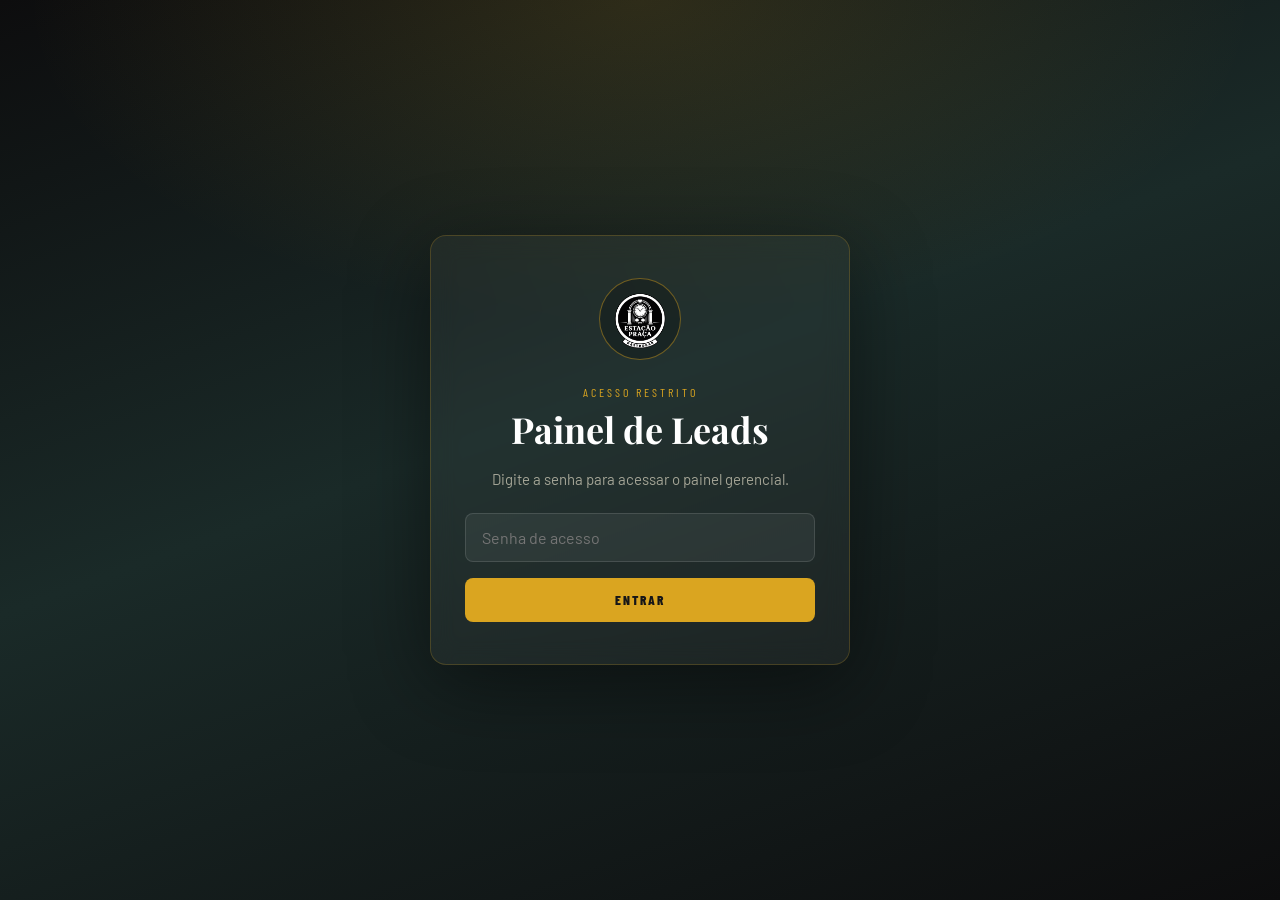
<file: painel-ely-9f3k2.html>
<!DOCTYPE html>
<html lang="pt-BR">
<head>
<meta charset="UTF-8">
<meta name="viewport" content="width=device-width, initial-scale=1.0">
<meta name="robots" content="noindex, nofollow">
<title>Painel de Leads | Estação Praça</title>

<link href="https://fonts.googleapis.com/css2?family=Playfair+Display:wght@700;900&family=Barlow+Condensed:wght@400;600;700;800&family=Barlow:wght@400;500;600&display=swap" rel="stylesheet">
<link rel="stylesheet" href="css/crm-ely-9f3k2.css">
<script src="js/crm-ely-9f3k2.js"></script>

</head>

<body>
    <div id="pipelineLoading" class="pipeline-loading">
  <div class="pipeline-loading-box">
    <div class="pipeline-spinner"></div>
    <strong>Atualizando estágio do lead...</strong>
    <span>Aguarde enquanto salvamos a alteração.</span>
  </div>
</div>

    <div id="loginOverlay" class="login-overlay">
  <div class="login-box">
    <img src="imagens/logo_padrao.png" alt="Estação Praça" class="login-logo">

    <p class="eyebrow">Acesso restrito</p>
    <h2>Painel de Leads</h2>

    <p class="login-text">
      Digite a senha para acessar o painel gerencial.
    </p>

    <input type="password" id="adminPassword" placeholder="Senha de acesso">

    <button onclick="checkPassword()">Entrar</button>

    <span id="loginError">Senha incorreta. Tente novamente.</span>
  </div>
</div>

<header class="header">
  <div class="container">
    <div class="logo-area">
      <img src="imagens/logo_padrao.png" alt="Estação Praça">
      <div>
        <p class="eyebrow">Painel Gerencial</p>
        <h1>Leads da Copa do Mundo 2026</h1>
      </div>
    </div>
  </div>
</header>

<main class="main">
  <div class="container">

    <div class="stats">
      <div class="stat-card">
        <span>Total de leads</span>
        <strong id="totalLeads">0</strong>
      </div>
      <div class="stat-card">
        <span>Respondidos</span>
        <strong id="totalRespondidos">0</strong>
      </div>
      <div class="stat-card">
        <span>Não respondidos</span>
        <strong id="totalNaoRespondidos">0</strong>
      </div>
      <div class="stat-card">
        <span>Reservas confirmadas</span>
        <strong id="totalReservas">0</strong>
      </div>
      <div class="stat-card">
        <span>Pagos</span>
        <strong id="totalPagos">0</strong>
      </div>
    </div>

    <h2 class="section-title">Jogos</h2>

    <div class="games-filter-bar">
  <div>
    <label>Buscar jogo</label>
    <input type="text" id="gameSearch" placeholder="Ex: Brasil, Marrocos, 13/06..." oninput="renderGames()">
  </div>

  <div>
    <label>Ordenar por</label>
    <select id="gameOrder" onchange="renderGames()">
      <option value="data">Data do jogo</option>
      <option value="leads">Mais leads</option>
      <option value="pagos">Mais pagos</option>
      <option value="reservas">Mais reservas</option>
    </select>
  </div>

  <button class="clear-filters-btn" onclick="clearGameFilters()">Limpar</button>
</div>

    <div id="loading" class="loading">Carregando leads...</div>
    <div id="gamesGrid" class="games-grid"></div>

    <section id="tableArea" class="table-area">
      <div class="table-header">
        <h2 id="selectedGameTitle">Leads</h2>
        <div class="view-actions">
        <button class="view-btn active" id="tableViewBtn" onclick="showTableView()">Tabela</button>
        <button class="view-btn" id="pipelineViewBtn" onclick="showPipelineView()">Pipeline</button>
        <button class="view-btn" onclick="exportLeadsCSV()">
        Exportar Excel
        </button>
        <button class="back-btn" onclick="closeTable()">Voltar aos jogos</button>
        </div>
      </div>

      <div class="filters-bar">
  <div class="filter-group">
    <label>Buscar lead</label>
    <input type="text" id="filterSearch" placeholder="Nome, telefone ou e-mail" oninput="applyFilters()">
  </div>

  <div class="filter-group">
    <label>Estágio</label>
    <select id="filterEstagio" onchange="applyFilters()">
      <option value="">Todos</option>
      <option>Novo Lead</option>
      <option>Em Atendimento</option>
      <option>Aguardando Retorno</option>
      <option>Reserva Confirmada</option>
      <option>Pagamento Pendente</option>
      <option>Pago</option>
      <option>Cancelado</option>
      <option>Perdido</option>
    </select>
  </div>

  <div class="filter-group">
    <label>Respondido</label>
    <select id="filterRespondido" onchange="applyFilters()">
      <option value="">Todos</option>
      <option>Sim</option>
      <option>Não</option>
    </select>
  </div>

  <div class="filter-group">
    <label>Reserva</label>
    <select id="filterReserva" onchange="applyFilters()">
      <option value="">Todos</option>
      <option>Sim</option>
      <option>Não</option>
    </select>
  </div>

  <div class="filter-group">
    <label>Pagamento</label>
    <select id="filterPagamento" onchange="applyFilters()">
      <option value="">Todos</option>
      <option>Pendente</option>
      <option>Pago</option>
      <option>Cancelado</option>
      <option>Não se aplica</option>
    </select>
  </div>

  <div class="filter-group">
    <label>Responsável</label>
    <select id="filterResponsavel" onchange="applyFilters()">
      <option value="">Todos</option>
    </select>
  </div>

  <button class="clear-filters-btn" onclick="clearFilters()">Limpar filtros</button>
</div>

      <div class="table-wrap">
        <table>
          <thead>
            <tr>
            <th>Lead</th>
            <th>Contato</th>
            <th>Pessoas</th>
            <th>Origem</th>
            <th>Estágio</th>
            <th>Respondido</th>
            <th>Reserva</th>
            <th>Pagamento</th>
            <th>Valor</th>
            <th>Responsável</th>
            <th>Anotações</th>
            <th>Ações</th>
            </tr>
          </thead>
          <tbody id="leadsTable"></tbody>
        </table>
      </div>
      <div id="pipelineArea" class="pipeline-area"></div>
    </section>

  </div>
</main>

<div id="leadModal" class="lead-modal">
  <div class="lead-modal-content">
    <button class="modal-close" onclick="closeLeadModal()">×</button>

    <div class="modal-header">
      <p class="eyebrow">Detalhes do Lead</p>
      <h2 id="modalLeadName">Nome do Lead</h2>
      <p id="modalLeadGame"></p>
    </div>

    <div class="modal-grid">
      <div class="modal-card">
        <h3>Dados do cliente</h3>
        <p><strong>Lead recebido em:</strong> <span id="modalDataEnvio"></span></p>
        <p><strong>Telefone:</strong> <span id="modalTelefone"></span></p>
        <p><strong>E-mail:</strong> <span id="modalEmail"></span></p>
        <p><strong>Pessoas:</strong> <span id="modalPessoas"></span></p>
        <p><strong>Origem:</strong> <span id="modalOrigem"></span></p>
        <p><strong>Observações:</strong> <span id="modalObs"></span></p>
        <p><strong>Última atualização:</strong> <span id="modalUltimaAtualizacao"></span></p>
      </div>

      <div class="modal-card">
        <h3>Status da reserva</h3>

        <label>Estágio</label>
        <select id="modalEstagio">
          <option>Novo Lead</option>
          <option>Em Atendimento</option>
          <option>Aguardando Retorno</option>
          <option>Reserva Confirmada</option>
          <option>Pagamento Pendente</option>
          <option>Pago</option>
          <option>Cancelado</option>
          <option>Perdido</option>
        </select>

        <label>Respondido</label>
        <select id="modalRespondido">
          <option>Não</option>
          <option>Sim</option>
        </select>

        <label>Reserva Confirmada</label>
        <select id="modalReserva">
          <option>Não</option>
          <option>Sim</option>
        </select>

        <label>Pagamento</label>
        <select id="modalPagamento">
          <option>Pendente</option>
          <option>Pago</option>
          <option>Cancelado</option>
          <option>Não se aplica</option>
        </select>
      </div>

      <div class="modal-card">
        <h3>Gestão interna</h3>

        <label>Valor Pago</label>
        <input id="modalValor" placeholder="R$">

        <label>Responsável</label>
        <input id="modalResponsavel" placeholder="Nome do responsável">

        <label>Anotações Internas</label>
        <textarea id="modalAnotacoes" placeholder="Histórico do atendimento, combinações, observações internas..."></textarea>
      </div>
    </div>

    <div class="modal-actions">
      <a id="modalWhatsapp" class="whatsapp-btn" target="_blank">Abrir WhatsApp</a>
      <button class="save-btn" onclick="saveLeadFromModal()">Salvar alterações</button>
    </div>
  </div>
</div>

<div id="leadToast" class="lead-toast">
  <button class="lead-toast-close" onclick="hideLeadToast()">×</button>

  <span class="lead-toast-label">Novo lead recebido</span>
  <strong id="leadToastName">Nome do lead</strong>
  <p id="leadToastInfo">Jogo • Pessoas</p>

  <button class="lead-toast-btn" onclick="goToNewestLead()">
    Ver novo lead
  </button>
</div>

<footer class="ely-footer">
  <div class="ely-footer-gradient"></div>

  <div class="ely-footer-content">
    <img 
      src="imagens/logo_ely.png" 
      alt="Agência Ely"
      class="ely-footer-logo"
    >

    <p class="ely-footer-title">
      Ely CRM
    </p>

    <span class="ely-footer-text">
      Desenvolvido por Agência Ely
    </span>
  </div>
</footer>

</body>
</html>
</file>
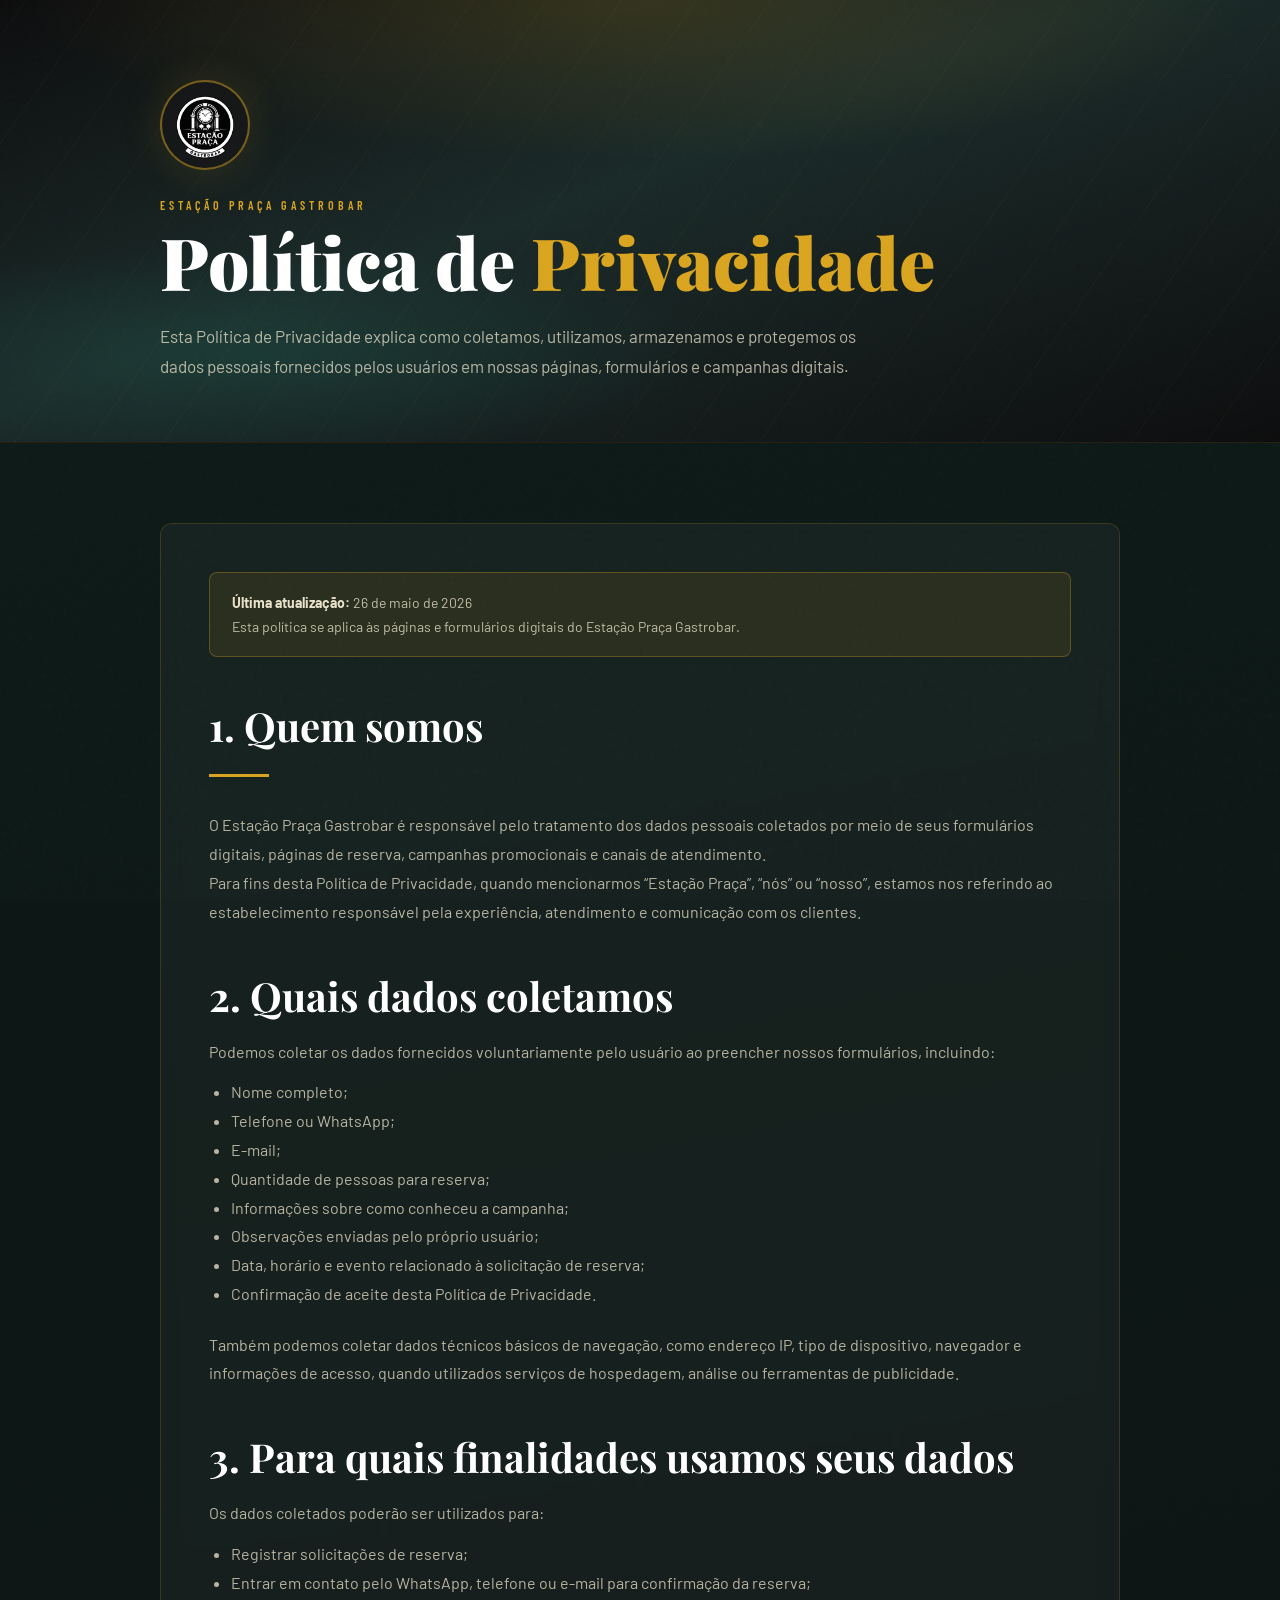
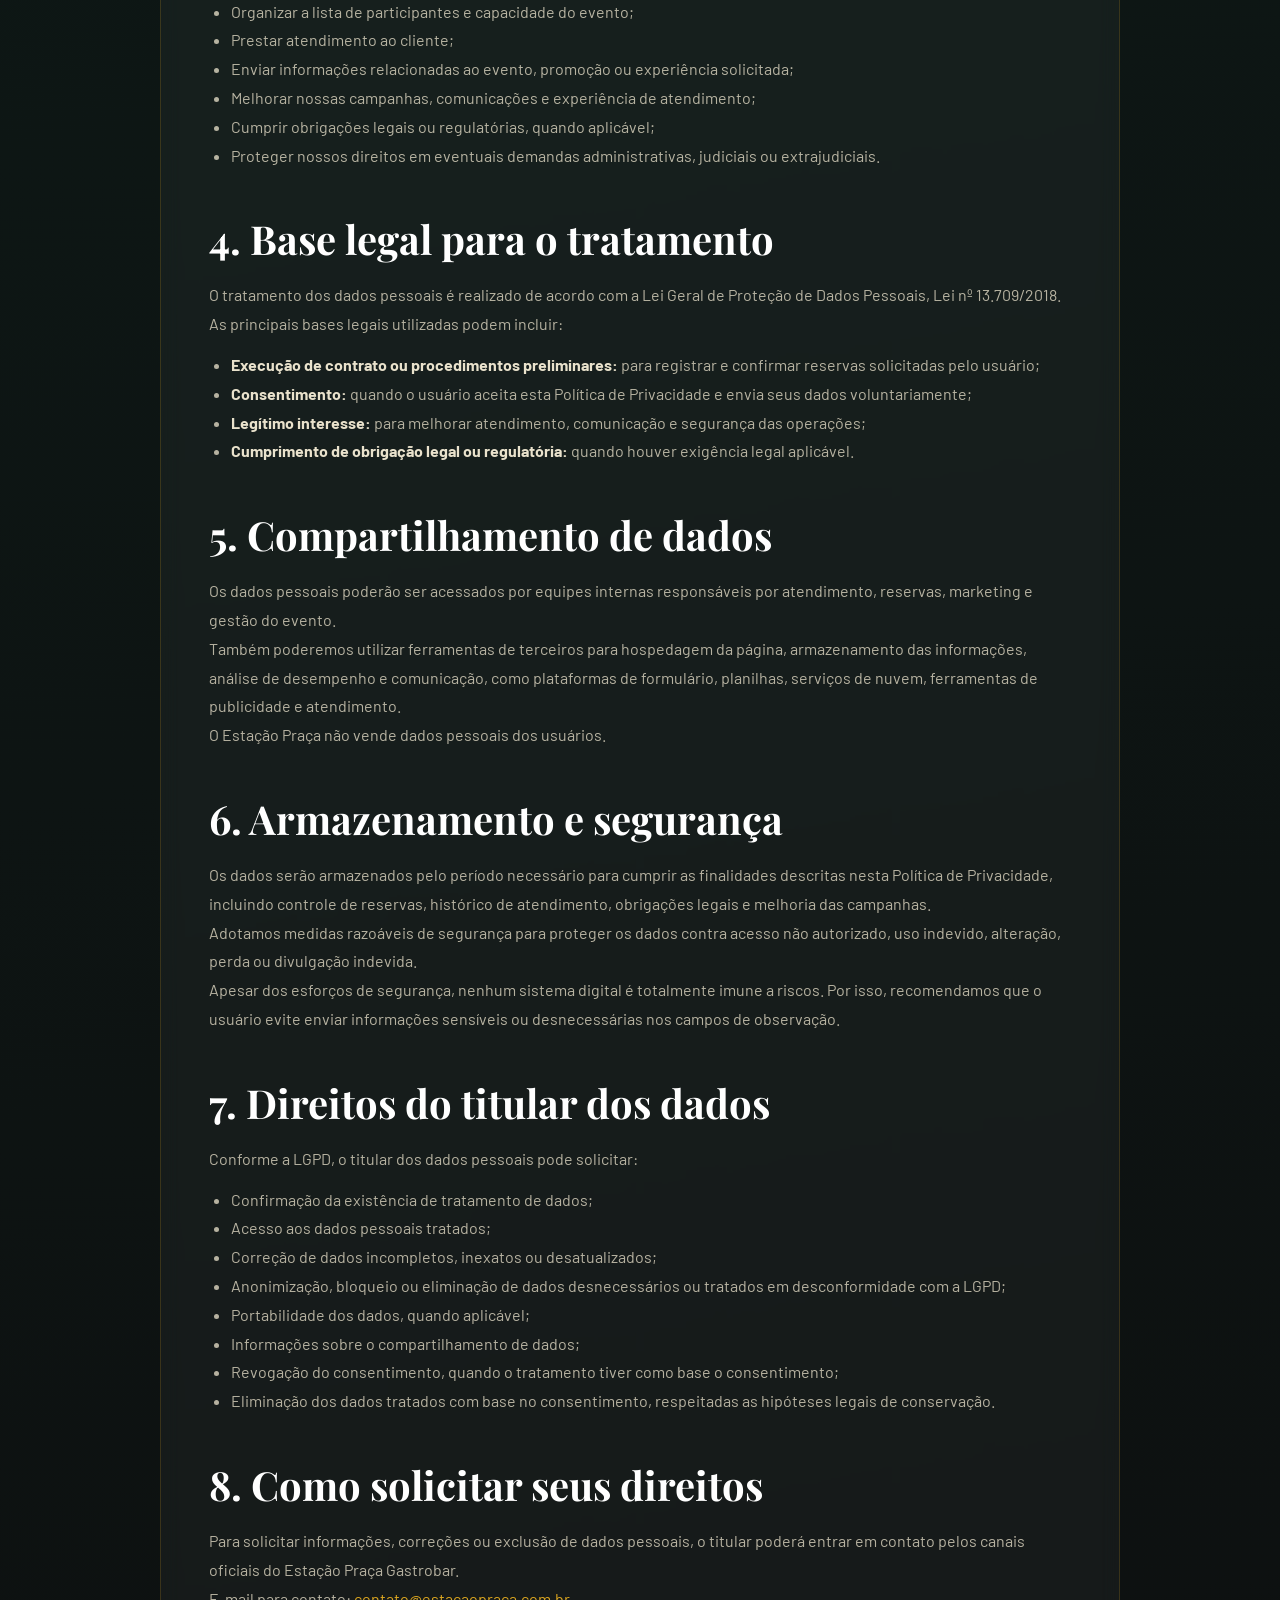
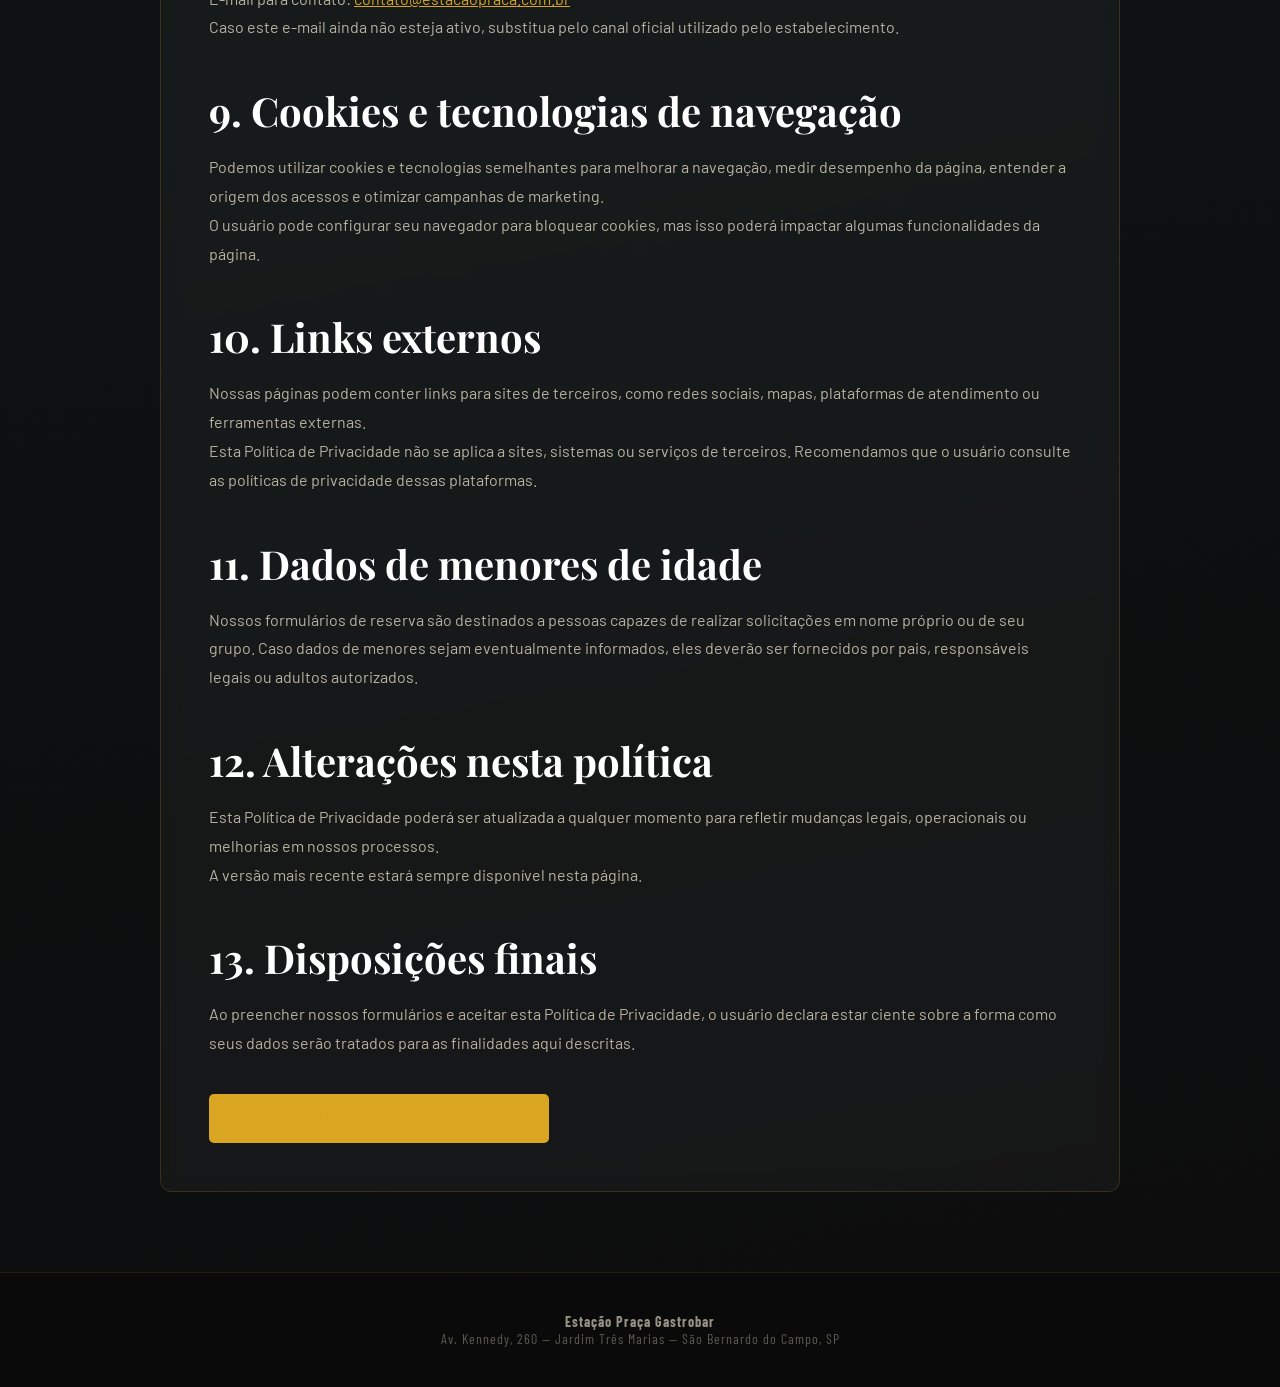
<file: politica-de-privacidade.html>
<!DOCTYPE html>
<html lang="pt-BR">
<head>
<meta charset="UTF-8">
<meta name="viewport" content="width=device-width, initial-scale=1.0">
<title>Política de Privacidade | Estação Praça Gastrobar</title>

<link href="https://fonts.googleapis.com/css2?family=Playfair+Display:wght@700;900&family=Barlow+Condensed:wght@400;600;700;800&family=Barlow:wght@400;500&display=swap" rel="stylesheet">

<style>
:root {
  --verde: #1F564C;
  --preto: #161617;
  --dourado: #DAA520;
  --creme: #F5EDD6;
  --verde-claro: #2a7a6c;
}

* {
  margin: 0;
  padding: 0;
  box-sizing: border-box;
}

html { scroll-behavior: smooth; }

body {
  background: var(--preto);
  color: var(--creme);
  font-family: 'Barlow', sans-serif;
  overflow-x: hidden;
}

body::before {
  content: '';
  position: fixed;
  inset: 0;
  background-image: url("data:image/svg+xml,%3Csvg viewBox='0 0 200 200' xmlns='http://www.w3.org/2000/svg'%3E%3Cfilter id='n'%3E%3CfeTurbulence type='fractalNoise' baseFrequency='0.9' numOctaves='4' stitchTiles='stitch'/%3E%3C/filter%3E%3Crect width='100%25' height='100%25' filter='url(%23n)' opacity='0.04'/%3E%3C/svg%3E");
  pointer-events: none;
  z-index: 9999;
  opacity: .5;
}

.policy-hero {
  min-height: 45vh;
  position: relative;
  display: flex;
  align-items: center;
  padding: 80px 20px 60px;
  overflow: hidden;
}

.policy-hero::before {
  content: '';
  position: absolute;
  inset: 0;
  background:
    radial-gradient(ellipse 80% 60% at 50% 0%, rgba(218,165,32,.16) 0%, transparent 60%),
    radial-gradient(ellipse 60% 40% at 20% 80%, rgba(31,86,76,.38) 0%, transparent 60%),
    linear-gradient(160deg, #0d0d0e 0%, #1a2a28 45%, #0d0d0e 100%);
}

.policy-hero::after {
  content: '';
  position: absolute;
  inset: 0;
  background: repeating-linear-gradient(-55deg, transparent, transparent 60px, rgba(218,165,32,.03) 60px, rgba(218,165,32,.03) 61px);
}

.container {
  width: 100%;
  max-width: 960px;
  margin: 0 auto;
  position: relative;
  z-index: 2;
}

.logo-circle {
  width: 90px;
  height: 90px;
  border-radius: 50%;
  border: 2px solid rgba(218,165,32,.5);
  background: rgba(22,22,23,.7);
  backdrop-filter: blur(10px);
  display: flex;
  align-items: center;
  justify-content: center;
  margin-bottom: 28px;
  box-shadow: 0 0 40px rgba(218,165,32,.15);
}

.logo-img {
  width: 68px;
  height: 68px;
  object-fit: contain;
}

.section-label {
  font-family: 'Barlow Condensed', sans-serif;
  font-size: 12px;
  font-weight: 600;
  letter-spacing: 4px;
  text-transform: uppercase;
  color: var(--dourado);
  margin-bottom: 14px;
}

h1 {
  font-family: 'Playfair Display', serif;
  font-size: clamp(38px, 7vw, 72px);
  font-weight: 900;
  line-height: .98;
  color: #fff;
  max-width: 780px;
}

h1 span {
  color: var(--dourado);
}

.hero-text {
  max-width: 720px;
  margin-top: 24px;
  font-size: 17px;
  line-height: 1.8;
  color: rgba(245,237,214,.72);
}

.policy-section {
  padding: 80px 20px;
  background: linear-gradient(170deg, #0d1a17 0%, #0d0d0e 100%);
  border-top: 1px solid rgba(218,165,32,.12);
}

.policy-card {
  background: rgba(255,255,255,.04);
  border: 1px solid rgba(218,165,32,.18);
  border-radius: 12px;
  padding: 48px;
  backdrop-filter: blur(10px);
}

.policy-card h2 {
  font-family: 'Playfair Display', serif;
  font-size: clamp(26px, 4vw, 40px);
  color: #fff;
  margin: 42px 0 16px;
}

.policy-card h2:first-child {
  margin-top: 0;
}

.policy-card h3 {
  font-family: 'Barlow Condensed', sans-serif;
  font-size: 22px;
  letter-spacing: 1px;
  color: var(--dourado);
  margin: 28px 0 12px;
  text-transform: uppercase;
}

.policy-card p,
.policy-card li {
  font-size: 16px;
  line-height: 1.8;
  color: rgba(245,237,214,.72);
}

.policy-card ul {
  margin: 12px 0 22px 22px;
}

.policy-card strong {
  color: rgba(245,237,214,.95);
}

.policy-card a {
  color: var(--dourado);
  text-decoration: underline;
}

.divider {
  width: 60px;
  height: 3px;
  background: var(--dourado);
  margin: 22px 0 34px;
}

.update-box {
  background: rgba(218,165,32,.1);
  border: 1px solid rgba(218,165,32,.3);
  border-radius: 8px;
  padding: 18px 22px;
  margin-bottom: 36px;
  color: rgba(245,237,214,.75);
  font-size: 14px;
  line-height: 1.7;
}

.back-btn {
  display: inline-block;
  margin-top: 36px;
  background: var(--dourado);
  color: var(--preto);
  font-family: 'Barlow Condensed', sans-serif;
  font-weight: 800;
  font-size: 16px;
  letter-spacing: 2.5px;
  text-transform: uppercase;
  padding: 15px 32px;
  border-radius: 5px;
  text-decoration: none;
  transition: opacity .2s, transform .2s;
}

.back-btn:hover {
  opacity: .9;
  transform: translateY(-2px);
}

footer {
  background: #0a0a0a;
  border-top: 1px solid rgba(218,165,32,.12);
  padding: 40px 20px;
  text-align: center;
}

footer p {
  font-family: 'Barlow Condensed', sans-serif;
  font-size: 14px;
  letter-spacing: 1px;
  color: rgba(245,237,214,.35);
}

footer strong {
  color: rgba(245,237,214,.6);
}

@media (max-width: 640px) {
  .policy-card {
    padding: 32px 22px;
  }

  .policy-hero {
    padding-top: 60px;
  }
}
</style>
<!-- Meta Pixel Code -->
<script>
!function(f,b,e,v,n,t,s)
{if(f.fbq)return;n=f.fbq=function(){n.callMethod?
n.callMethod.apply(n,arguments):n.queue.push(arguments)};
if(!f._fbq)f._fbq=n;n.push=n;n.loaded=!0;n.version='2.0';
n.queue=[];t=b.createElement(e);t.async=!0;
t.src=v;s=b.getElementsByTagName(e)[0];
s.parentNode.insertBefore(t,s)}(window, document,'script',
'https://connect.facebook.net/en_US/fbevents.js');
fbq('init', '2946364449033203');
fbq('track', 'PageView');
</script>
<noscript><img height="1" width="1" style="display:none"
src="https://www.facebook.com/tr?id=2946364449033203&ev=PageView&noscript=1"
/></noscript>
<!-- End Meta Pixel Code -->
</head>

<body>

<section class="policy-hero">
  <div class="container">
    <div class="logo-circle">
      <img src="imagens/logo_padrao.png" alt="Estação Praça Gastrobar" class="logo-img">
    </div>

    <p class="section-label">Estação Praça Gastrobar</p>
    <h1>Política de <span>Privacidade</span></h1>

    <p class="hero-text">
      Esta Política de Privacidade explica como coletamos, utilizamos, armazenamos e protegemos os dados pessoais fornecidos pelos usuários em nossas páginas, formulários e campanhas digitais.
    </p>
  </div>
</section>

<section class="policy-section">
  <div class="container">
    <div class="policy-card">

      <div class="update-box">
        <strong>Última atualização:</strong> 26 de maio de 2026<br>
        Esta política se aplica às páginas e formulários digitais do Estação Praça Gastrobar.
      </div>

      <h2>1. Quem somos</h2>
      <div class="divider"></div>

      <p>
        O Estação Praça Gastrobar é responsável pelo tratamento dos dados pessoais coletados por meio de seus formulários digitais, páginas de reserva, campanhas promocionais e canais de atendimento.
      </p>

      <p>
        Para fins desta Política de Privacidade, quando mencionarmos “Estação Praça”, “nós” ou “nosso”, estamos nos referindo ao estabelecimento responsável pela experiência, atendimento e comunicação com os clientes.
      </p>

      <h2>2. Quais dados coletamos</h2>

      <p>
        Podemos coletar os dados fornecidos voluntariamente pelo usuário ao preencher nossos formulários, incluindo:
      </p>

      <ul>
        <li>Nome completo;</li>
        <li>Telefone ou WhatsApp;</li>
        <li>E-mail;</li>
        <li>Quantidade de pessoas para reserva;</li>
        <li>Informações sobre como conheceu a campanha;</li>
        <li>Observações enviadas pelo próprio usuário;</li>
        <li>Data, horário e evento relacionado à solicitação de reserva;</li>
        <li>Confirmação de aceite desta Política de Privacidade.</li>
      </ul>

      <p>
        Também podemos coletar dados técnicos básicos de navegação, como endereço IP, tipo de dispositivo, navegador e informações de acesso, quando utilizados serviços de hospedagem, análise ou ferramentas de publicidade.
      </p>

      <h2>3. Para quais finalidades usamos seus dados</h2>

      <p>
        Os dados coletados poderão ser utilizados para:
      </p>

      <ul>
        <li>Registrar solicitações de reserva;</li>
        <li>Entrar em contato pelo WhatsApp, telefone ou e-mail para confirmação da reserva;</li>
        <li>Organizar a lista de participantes e capacidade do evento;</li>
        <li>Prestar atendimento ao cliente;</li>
        <li>Enviar informações relacionadas ao evento, promoção ou experiência solicitada;</li>
        <li>Melhorar nossas campanhas, comunicações e experiência de atendimento;</li>
        <li>Cumprir obrigações legais ou regulatórias, quando aplicável;</li>
        <li>Proteger nossos direitos em eventuais demandas administrativas, judiciais ou extrajudiciais.</li>
      </ul>

      <h2>4. Base legal para o tratamento</h2>

      <p>
        O tratamento dos dados pessoais é realizado de acordo com a Lei Geral de Proteção de Dados Pessoais, Lei nº 13.709/2018.
      </p>

      <p>
        As principais bases legais utilizadas podem incluir:
      </p>

      <ul>
        <li><strong>Execução de contrato ou procedimentos preliminares:</strong> para registrar e confirmar reservas solicitadas pelo usuário;</li>
        <li><strong>Consentimento:</strong> quando o usuário aceita esta Política de Privacidade e envia seus dados voluntariamente;</li>
        <li><strong>Legítimo interesse:</strong> para melhorar atendimento, comunicação e segurança das operações;</li>
        <li><strong>Cumprimento de obrigação legal ou regulatória:</strong> quando houver exigência legal aplicável.</li>
      </ul>

      <h2>5. Compartilhamento de dados</h2>

      <p>
        Os dados pessoais poderão ser acessados por equipes internas responsáveis por atendimento, reservas, marketing e gestão do evento.
      </p>

      <p>
        Também poderemos utilizar ferramentas de terceiros para hospedagem da página, armazenamento das informações, análise de desempenho e comunicação, como plataformas de formulário, planilhas, serviços de nuvem, ferramentas de publicidade e atendimento.
      </p>

      <p>
        O Estação Praça não vende dados pessoais dos usuários.
      </p>

      <h2>6. Armazenamento e segurança</h2>

      <p>
        Os dados serão armazenados pelo período necessário para cumprir as finalidades descritas nesta Política de Privacidade, incluindo controle de reservas, histórico de atendimento, obrigações legais e melhoria das campanhas.
      </p>

      <p>
        Adotamos medidas razoáveis de segurança para proteger os dados contra acesso não autorizado, uso indevido, alteração, perda ou divulgação indevida.
      </p>

      <p>
        Apesar dos esforços de segurança, nenhum sistema digital é totalmente imune a riscos. Por isso, recomendamos que o usuário evite enviar informações sensíveis ou desnecessárias nos campos de observação.
      </p>

      <h2>7. Direitos do titular dos dados</h2>

      <p>
        Conforme a LGPD, o titular dos dados pessoais pode solicitar:
      </p>

      <ul>
        <li>Confirmação da existência de tratamento de dados;</li>
        <li>Acesso aos dados pessoais tratados;</li>
        <li>Correção de dados incompletos, inexatos ou desatualizados;</li>
        <li>Anonimização, bloqueio ou eliminação de dados desnecessários ou tratados em desconformidade com a LGPD;</li>
        <li>Portabilidade dos dados, quando aplicável;</li>
        <li>Informações sobre o compartilhamento de dados;</li>
        <li>Revogação do consentimento, quando o tratamento tiver como base o consentimento;</li>
        <li>Eliminação dos dados tratados com base no consentimento, respeitadas as hipóteses legais de conservação.</li>
      </ul>

      <h2>8. Como solicitar seus direitos</h2>

      <p>
        Para solicitar informações, correções ou exclusão de dados pessoais, o titular poderá entrar em contato pelos canais oficiais do Estação Praça Gastrobar.
      </p>

      <p>
        E-mail para contato:
        <a href="mailto:contato@estacaopraca.com.br">contato@estacaopraca.com.br</a>
      </p>

      <p>
        Caso este e-mail ainda não esteja ativo, substitua pelo canal oficial utilizado pelo estabelecimento.
      </p>

      <h2>9. Cookies e tecnologias de navegação</h2>

      <p>
        Podemos utilizar cookies e tecnologias semelhantes para melhorar a navegação, medir desempenho da página, entender a origem dos acessos e otimizar campanhas de marketing.
      </p>

      <p>
        O usuário pode configurar seu navegador para bloquear cookies, mas isso poderá impactar algumas funcionalidades da página.
      </p>

      <h2>10. Links externos</h2>

      <p>
        Nossas páginas podem conter links para sites de terceiros, como redes sociais, mapas, plataformas de atendimento ou ferramentas externas.
      </p>

      <p>
        Esta Política de Privacidade não se aplica a sites, sistemas ou serviços de terceiros. Recomendamos que o usuário consulte as políticas de privacidade dessas plataformas.
      </p>

      <h2>11. Dados de menores de idade</h2>

      <p>
        Nossos formulários de reserva são destinados a pessoas capazes de realizar solicitações em nome próprio ou de seu grupo. Caso dados de menores sejam eventualmente informados, eles deverão ser fornecidos por pais, responsáveis legais ou adultos autorizados.
      </p>

      <h2>12. Alterações nesta política</h2>

      <p>
        Esta Política de Privacidade poderá ser atualizada a qualquer momento para refletir mudanças legais, operacionais ou melhorias em nossos processos.
      </p>

      <p>
        A versão mais recente estará sempre disponível nesta página.
      </p>

      <h2>13. Disposições finais</h2>

      <p>
        Ao preencher nossos formulários e aceitar esta Política de Privacidade, o usuário declara estar ciente sobre a forma como seus dados serão tratados para as finalidades aqui descritas.
      </p>

      <a href="index.html" class="back-btn">Voltar para a página principal</a>

    </div>
  </div>
</section>

<footer>
  <p><strong>Estação Praça Gastrobar</strong></p>
  <p>Av. Kennedy, 260 — Jardim Três Marias — São Bernardo do Campo, SP</p>
</footer>

</body>
</html>
</file>
<file: css/crm-ely-9f3k2.css>
:root {
  --verde: #1F564C;
  --preto: #161617;
  --dourado: #DAA520;
  --creme: #F5EDD6;
  --verde-claro: #2a7a6c;
}

* {
  margin: 0;
  padding: 0;
  box-sizing: border-box;
}

body {
  background: var(--preto);
  color: var(--creme);
  font-family: 'Barlow', sans-serif;
}

.header {
  padding: 36px 20px;
  background:
    radial-gradient(ellipse 80% 60% at 50% 0%, rgba(218,165,32,.12) 0%, transparent 60%),
    linear-gradient(160deg, #0d0d0e 0%, #1a2a28 50%, #0d0d0e 100%);
  border-bottom: 1px solid rgba(218,165,32,.14);
}

.container {
  width: min(96vw, 1680px);
  max-width: 1680px;
  margin: 0 auto;
}

.logo-area {
  display: flex;
  align-items: center;
  gap: 18px;
}

.logo-area img {
  width: 62px;
  height: 62px;
  object-fit: contain;
  border-radius: 50%;
  border: 1px solid rgba(218,165,32,.45);
  padding: 8px;
  background: rgba(0,0,0,.25);
}

.eyebrow {
  font-family: 'Barlow Condensed', sans-serif;
  color: var(--dourado);
  letter-spacing: 3px;
  text-transform: uppercase;
  font-size: 12px;
  margin-bottom: 6px;
}

h1 {
  font-family: 'Playfair Display', serif;
  font-size: clamp(30px, 5vw, 52px);
  color: #fff;
  line-height: 1;
}

.main {
  padding: 40px 20px 80px;
}

.stats {
  display: grid;
  grid-template-columns: repeat(auto-fit, minmax(190px, 1fr));
  gap: 16px;
  margin-bottom: 32px;
}

.stat-card {
  background: rgba(255,255,255,.04);
  border: 1px solid rgba(218,165,32,.18);
  border-radius: 12px;
  padding: 20px;
}

.stat-card span {
  display: block;
  color: rgba(245,237,214,.6);
  font-size: 13px;
  margin-bottom: 8px;
}

.stat-card strong {
  font-family: 'Barlow Condensed', sans-serif;
  color: var(--dourado);
  font-size: 34px;
}

.section-title {
  font-family: 'Playfair Display', serif;
  color: #fff;
  font-size: 30px;
  margin: 36px 0 18px;
}

.games-grid {
  display: grid;
  grid-template-columns: repeat(auto-fit, minmax(260px, 1fr));
  gap: 18px;
}

.game-card {
  background: rgba(255,255,255,.04);
  border: 1px solid rgba(218,165,32,.18);
  border-radius: 14px;
  padding: 22px;
  cursor: pointer;
  transition: .2s;
}

.game-card:hover {
  transform: translateY(-3px);
  border-color: rgba(218,165,32,.5);
  background: rgba(255,255,255,.06);
}

.game-card h3 {
  font-family: 'Barlow Condensed', sans-serif;
  font-size: 24px;
  color: #fff;
  margin-bottom: 8px;
}

.game-card p {
  color: rgba(245,237,214,.65);
  margin-bottom: 18px;
}

.game-metrics {
  display: grid;
  grid-template-columns: 1fr 1fr;
  gap: 10px;
}

.metric {
  background: rgba(0,0,0,.25);
  border-radius: 8px;
  padding: 10px;
}

.metric span {
  display: block;
  font-size: 12px;
  color: rgba(245,237,214,.5);
}

.metric strong {
  color: var(--dourado);
  font-size: 20px;
}

.table-area {
  display: none;
  margin-top: 42px;
  background: rgba(255,255,255,.035);
  border: 1px solid rgba(218,165,32,.15);
  border-radius: 14px;
  overflow: hidden;
}

.table-header {
  padding: 22px;
  border-bottom: 1px solid rgba(218,165,32,.12);
  display: flex;
  justify-content: space-between;
  gap: 16px;
  align-items: center;
  flex-wrap: wrap;
}

.table-header h2 {
  font-family: 'Playfair Display', serif;
  color: #fff;
  font-size: 28px;
}

.back-btn {
  background: var(--dourado);
  color: var(--preto);
  border: 0;
  padding: 10px 18px;
  border-radius: 6px;
  font-weight: 800;
  cursor: pointer;
  font-family: 'Barlow Condensed', sans-serif;
  letter-spacing: 1px;
  text-transform: uppercase;
}

.table-wrap {
  overflow-x: auto;
}

table {
  width: 100%;
  border-collapse: collapse;
  min-width: 1450px;
}

th, td {
  padding: 14px;
  border-bottom: 1px solid rgba(255,255,255,.07);
  text-align: left;
  vertical-align: top;
  font-size: 14px;
}

th {
  color: var(--dourado);
  font-family: 'Barlow Condensed', sans-serif;
  text-transform: uppercase;
  letter-spacing: 1px;
  font-size: 13px;
}

td {
  color: rgba(245,237,214,.78);
}

th:nth-child(1), td:nth-child(1) { min-width: 230px; }
th:nth-child(2), td:nth-child(2) { min-width: 150px; }
th:nth-child(3), td:nth-child(3) { min-width: 90px; }
th:nth-child(4), td:nth-child(4) { min-width: 150px; }
th:nth-child(5), td:nth-child(5) { min-width: 160px; }
th:nth-child(6), td:nth-child(6) { min-width: 130px; }
th:nth-child(7), td:nth-child(7) { min-width: 120px; }
th:nth-child(8), td:nth-child(8) { min-width: 140px; }
th:nth-child(9), td:nth-child(9) { min-width: 110px; }
th:nth-child(10), td:nth-child(10) { min-width: 160px; }
th:nth-child(11), td:nth-child(11) { min-width: 260px; }
th:nth-child(12), td:nth-child(12) { min-width: 130px; }

td textarea {
  min-width: 240px;
}

input, select, textarea {
  width: 100%;
  background: rgba(255,255,255,.06);
  border: 1px solid rgba(255,255,255,.1);
  color: #fff;
  border-radius: 6px;
  padding: 9px;
  font-family: 'Barlow', sans-serif;
}

select option {
  background: #1a2a28;
}

textarea {
  min-height: 70px;
  resize: vertical;
}

.actions {
  display: flex;
  flex-direction: column;
  gap: 8px;
}

.whatsapp-btn,
.save-btn {
  display: inline-block;
  text-align: center;
  border: 0;
  border-radius: 6px;
  padding: 9px 12px;
  font-family: 'Barlow Condensed', sans-serif;
  text-transform: uppercase;
  font-weight: 800;
  letter-spacing: 1px;
  cursor: pointer;
  text-decoration: none;
}

.whatsapp-btn {
  background: var(--verde);
  color: #fff;
}

.save-btn {
  background: var(--dourado);
  color: var(--preto);
}

.loading {
  color: rgba(245,237,214,.6);
  margin-top: 24px;
}

@media (max-width: 700px) {
  .logo-area {
    align-items: flex-start;
  }

  .table-header {
    align-items: flex-start;
  }
}

.table-wrap {
  overflow-x: auto;
  scrollbar-width: thin;
  scrollbar-color: rgba(218,165,32,.65) rgba(255,255,255,.06);
}

.table-wrap::-webkit-scrollbar,
textarea::-webkit-scrollbar {
  width: 10px;
  height: 10px;
}

.table-wrap::-webkit-scrollbar-track,
textarea::-webkit-scrollbar-track {
  background: rgba(255,255,255,.06);
  border-radius: 10px;
}

.table-wrap::-webkit-scrollbar-thumb,
textarea::-webkit-scrollbar-thumb {
  background: rgba(218,165,32,.65);
  border-radius: 10px;
  border: 2px solid rgba(22,22,23,.9);
}

.table-wrap::-webkit-scrollbar-thumb:hover,
textarea::-webkit-scrollbar-thumb:hover {
  background: rgba(218,165,32,.9);
}

.filters-bar {
  display: grid;
  grid-template-columns: 1.4fr repeat(5, minmax(140px, 1fr)) auto;
  gap: 12px;
  padding: 20px 22px;
  border-bottom: 1px solid rgba(218,165,32,.12);
  background: rgba(0,0,0,.18);
  align-items: end;
}

.filter-group label {
  display: block;
  margin-bottom: 6px;
  font-family: 'Barlow Condensed', sans-serif;
  font-size: 12px;
  letter-spacing: 1.5px;
  text-transform: uppercase;
  color: rgba(245,237,214,.55);
}

.clear-filters-btn {
  background: transparent;
  color: var(--dourado);
  border: 1px solid rgba(218,165,32,.45);
  padding: 10px 14px;
  border-radius: 6px;
  font-family: 'Barlow Condensed', sans-serif;
  font-weight: 800;
  letter-spacing: 1px;
  text-transform: uppercase;
  cursor: pointer;
  height: 39px;
}

.clear-filters-btn:hover {
  background: rgba(218,165,32,.12);
}

@media (max-width: 1100px) {
  .filters-bar {
    grid-template-columns: repeat(2, 1fr);
  }

  .clear-filters-btn {
    width: 100%;
  }
}

@media (max-width: 640px) {
  .filters-bar {
    grid-template-columns: 1fr;
  }
}

.login-overlay {
  position: fixed;
  inset: 0;
  z-index: 99999;
  background:
    radial-gradient(ellipse 80% 60% at 50% 0%, rgba(218,165,32,.14) 0%, transparent 60%),
    linear-gradient(160deg, #0d0d0e 0%, #1a2a28 45%, #0d0d0e 100%);
  display: flex;
  align-items: center;
  justify-content: center;
  padding: 24px;
}

.login-box {
  width: 100%;
  max-width: 420px;
  background: rgba(255,255,255,.04);
  border: 1px solid rgba(218,165,32,.22);
  border-radius: 16px;
  padding: 42px 34px;
  text-align: center;
  box-shadow: 0 20px 80px rgba(0,0,0,.45);
  backdrop-filter: blur(12px);
}

.login-logo {
  width: 82px;
  height: 82px;
  object-fit: contain;
  border-radius: 50%;
  border: 1px solid rgba(218,165,32,.45);
  padding: 10px;
  margin-bottom: 22px;
  background: rgba(0,0,0,.22);
}

.login-box h2 {
  font-family: 'Playfair Display', serif;
  font-size: 36px;
  color: #fff;
  margin-bottom: 14px;
}

.login-text {
  color: rgba(245,237,214,.62);
  font-size: 15px;
  line-height: 1.6;
  margin-bottom: 22px;
}

.login-box input {
  width: 100%;
  background: rgba(255,255,255,.06);
  border: 1px solid rgba(255,255,255,.12);
  color: #fff;
  border-radius: 8px;
  padding: 14px 16px;
  font-size: 16px;
  margin-bottom: 16px;
  outline: none;
}

.login-box input:focus {
  border-color: rgba(218,165,32,.65);
}

.login-box button {
  width: 100%;
  background: var(--dourado);
  color: var(--preto);
  border: 0;
  border-radius: 8px;
  padding: 14px 16px;
  font-family: 'Barlow Condensed', sans-serif;
  font-weight: 800;
  letter-spacing: 2px;
  text-transform: uppercase;
  cursor: pointer;
}

#loginError {
  display: none;
  margin-top: 14px;
  color: #ffb4b4;
  font-size: 13px;
}

.details-btn {
  background: rgba(255,255,255,.08);
  color: #fff;
  border: 1px solid rgba(255,255,255,.14);
  border-radius: 6px;
  padding: 9px 12px;
  font-family: 'Barlow Condensed', sans-serif;
  text-transform: uppercase;
  font-weight: 800;
  letter-spacing: 1px;
  cursor: pointer;
}

.details-btn:hover {
  border-color: rgba(218,165,32,.45);
}

.lead-modal {
  display: none;
  position: fixed;
  inset: 0;
  z-index: 99998;
  background: rgba(0,0,0,.78);
  backdrop-filter: blur(8px);
  padding: 24px;
  overflow-y: auto;
}

.lead-modal-content {
  width: min(96vw, 1080px);
  margin: 40px auto;
  background:
    radial-gradient(circle at top right, rgba(218,165,32,.09), transparent 35%),
    linear-gradient(160deg, #101816 0%, #0d0d0e 100%);
  border: 1px solid rgba(218,165,32,.25);
  border-radius: 18px;
  padding: 34px;
  position: relative;
  box-shadow: 0 30px 100px rgba(0,0,0,.55);
}

.modal-close {
  position: absolute;
  right: 22px;
  top: 18px;
  background: transparent;
  border: 0;
  color: var(--dourado);
  font-size: 34px;
  cursor: pointer;
}

.modal-header {
  margin-bottom: 28px;
}

.modal-header h2 {
  font-family: 'Playfair Display', serif;
  color: #fff;
  font-size: clamp(30px, 4vw, 48px);
}

.modal-header p {
  color: rgba(245,237,214,.6);
  margin-top: 8px;
}

.modal-grid {
  display: grid;
  grid-template-columns: 1.2fr 1fr 1.1fr;
  gap: 18px;
}

.modal-card {
  background: rgba(255,255,255,.04);
  border: 1px solid rgba(218,165,32,.14);
  border-radius: 12px;
  padding: 22px;
}

.modal-card h3 {
  font-family: 'Barlow Condensed', sans-serif;
  color: var(--dourado);
  text-transform: uppercase;
  letter-spacing: 1.5px;
  font-size: 19px;
  margin-bottom: 18px;
}

.modal-card p {
  color: rgba(245,237,214,.7);
  line-height: 1.6;
  margin-bottom: 10px;
}

.modal-card strong {
  color: rgba(245,237,214,.95);
}

.modal-card label {
  display: block;
  font-family: 'Barlow Condensed', sans-serif;
  color: rgba(245,237,214,.55);
  text-transform: uppercase;
  letter-spacing: 1px;
  font-size: 12px;
  margin: 14px 0 6px;
}

.modal-card textarea {
  min-height: 160px;
}

.modal-actions {
  display: flex;
  gap: 12px;
  justify-content: flex-end;
  margin-top: 24px;
  flex-wrap: wrap;
}

@media (max-width: 920px) {
  .modal-grid {
    grid-template-columns: 1fr;
  }
}

.lead-name-btn {
  background: transparent;
  border: 0;
  padding: 0;
  color: #fff;
  font-size: 15px;
  font-weight: 700;
  cursor: pointer;
  text-align: left;
  transition: .2s;
}

.lead-name-btn:hover {
  color: var(--dourado);
}

.games-filter-bar {
  margin: 0 0 22px;
  display: grid;
  grid-template-columns: 1.4fr 220px auto;
  gap: 12px;
  align-items: end;
}

.games-filter-bar label {
  display: block;
  margin-bottom: 6px;
  font-family: 'Barlow Condensed', sans-serif;
  font-size: 12px;
  letter-spacing: 1.5px;
  text-transform: uppercase;
  color: rgba(245,237,214,.55);
}

.games-empty {
  color: rgba(245,237,214,.55);
  padding: 18px 0;
}

@media (max-width: 800px) {
  .games-filter-bar {
    grid-template-columns: 1fr;
  }
}

.view-actions {
  display: flex;
  gap: 10px;
  flex-wrap: wrap;
}

.view-btn {
  background: rgba(255,255,255,.06);
  color: #fff;
  border: 1px solid rgba(255,255,255,.14);
  padding: 10px 18px;
  border-radius: 6px;
  font-weight: 800;
  cursor: pointer;
  font-family: 'Barlow Condensed', sans-serif;
  letter-spacing: 1px;
  text-transform: uppercase;
}

.view-btn.active {
  background: var(--verde);
  border-color: rgba(218,165,32,.45);
}

.pipeline-area {
  display: none;
  padding: 22px;
  overflow-x: auto;
}

.pipeline-board {
  display: grid;
  grid-template-columns: repeat(8, minmax(260px, 1fr));
  gap: 16px;
  min-width: 2200px;
}

.pipeline-column {
  background: rgba(0,0,0,.22);
  border: 1px solid rgba(218,165,32,.14);
  border-radius: 14px;
  overflow: hidden;
}

.pipeline-column-header {
  padding: 16px;
  border-bottom: 1px solid rgba(218,165,32,.14);
  background: rgba(255,255,255,.035);
}

.pipeline-column-header h3 {
  font-family: 'Barlow Condensed', sans-serif;
  color: var(--dourado);
  font-size: 18px;
  letter-spacing: 1px;
  text-transform: uppercase;
}

.pipeline-column-header span {
  display: block;
  margin-top: 5px;
  color: rgba(245,237,214,.55);
  font-size: 13px;
}

.pipeline-column-body {
  padding: 14px;
  min-height: 360px;
}

.pipeline-card {
  background: rgba(255,255,255,.05);
  border: 1px solid rgba(255,255,255,.10);
  border-radius: 12px;
  padding: 14px;
  margin-bottom: 12px;
  cursor: pointer;
  transition: .2s;
}

.pipeline-card:hover {
  transform: translateY(-2px);
  border-color: rgba(218,165,32,.45);
  background: rgba(255,255,255,.07);
}

.pipeline-card h4 {
  color: #fff;
  font-size: 17px;
  margin-bottom: 8px;
}

.pipeline-card p {
  color: rgba(245,237,214,.65);
  font-size: 13px;
  line-height: 1.5;
  margin-bottom: 5px;
}

.pipeline-card strong {
  color: var(--dourado);
}

.pipeline-tags {
  display: flex;
  flex-wrap: wrap;
  gap: 6px;
  margin-top: 10px;
}

.pipeline-tag {
  background: rgba(31,86,76,.35);
  border: 1px solid rgba(31,86,76,.55);
  color: rgba(245,237,214,.85);
  border-radius: 999px;
  padding: 5px 8px;
  font-size: 11px;
}

.pipeline-card {
  position: relative;
}

.pipeline-card.dragging {
  opacity: .45;
  transform: scale(.98);
}

.pipeline-column-body.drag-over {
  outline: 2px dashed rgba(218,165,32,.55);
  outline-offset: -6px;
  background: rgba(218,165,32,.06);
}

.new-lead-badge {
  display: inline-block;
  background: var(--dourado);
  color: var(--preto);
  border-radius: 999px;
  padding: 4px 8px;
  font-family: 'Barlow Condensed', sans-serif;
  font-size: 11px;
  font-weight: 800;
  letter-spacing: 1px;
  text-transform: uppercase;
  margin-bottom: 8px;
}

.pipeline-loading {
  display: none;
  position: fixed;
  inset: 0;
  z-index: 999999;
  background: rgba(0,0,0,.58);
  backdrop-filter: blur(5px);
  align-items: center;
  justify-content: center;
  padding: 24px;
}

.pipeline-loading.active {
  display: flex;
}

.pipeline-loading-box {
  width: min(92vw, 360px);
  background:
    radial-gradient(circle at top right, rgba(218,165,32,.12), transparent 38%),
    linear-gradient(160deg, #101816 0%, #0d0d0e 100%);
  border: 1px solid rgba(218,165,32,.28);
  border-radius: 16px;
  padding: 28px;
  text-align: center;
  box-shadow: 0 24px 90px rgba(0,0,0,.55);
}

.pipeline-spinner {
  width: 42px;
  height: 42px;
  border: 4px solid rgba(245,237,214,.16);
  border-top-color: var(--dourado);
  border-radius: 50%;
  margin: 0 auto 18px;
  animation: spin .8s linear infinite;
}

.pipeline-loading-box strong {
  display: block;
  color: #fff;
  font-family: 'Barlow Condensed', sans-serif;
  font-size: 20px;
  letter-spacing: 1px;
  text-transform: uppercase;
  margin-bottom: 8px;
}

.pipeline-loading-box span {
  display: block;
  color: rgba(245,237,214,.62);
  font-size: 14px;
  line-height: 1.5;
}

body.is-saving-pipeline .pipeline-card {
  pointer-events: none;
}

@keyframes spin {
  to {
    transform: rotate(360deg);
  }
}

.ely-footer {
  position: relative;
  margin-top: 80px;
  background: #050505;
  border-top: 1px solid rgba(255,255,255,.06);
  overflow: hidden;
}

.ely-footer-gradient {
  position: absolute;
  inset: 0;

  background:
    radial-gradient(circle at left, rgba(255,130,164,.22), transparent 35%),
    radial-gradient(circle at right, rgba(255,186,13,.22), transparent 35%),
    linear-gradient(
      90deg,
      rgba(255,130,164,.10),
      rgba(255,186,13,.10)
    );

  opacity: .9;
  pointer-events: none;
}

.ely-footer-content {
  position: relative;
  z-index: 2;

  display: flex;
  flex-direction: column;
  align-items: center;
  justify-content: center;

  padding: 34px 20px 30px;

  text-align: center;
}

.ely-footer-logo {
  width: 58px;
  height: 58px;
  object-fit: contain;

  margin-bottom: 14px;

  filter:
    drop-shadow(0 0 14px rgba(255,130,164,.18))
    drop-shadow(0 0 14px rgba(255,186,13,.12));
}

.ely-footer-title {
  font-family: 'Barlow Condensed', sans-serif;

  font-size: 16px;
  font-weight: 700;

  color: #fff;

  letter-spacing: 2px;
  text-transform: uppercase;

  margin-bottom: 4px;
}

.ely-footer-text {
  color: rgba(255,255,255,.58);

  font-size: 12px;
  letter-spacing: 1.8px;
  text-transform: uppercase;

  font-family: 'Montserrat', sans-serif;

  font-weight: 500;
}

.ely-footer::after {
  content: '';

  position: absolute;
  left: 50%;
  top: 0;

  width: 320px;
  height: 1px;

  transform: translateX(-50%);

  background: linear-gradient(
    90deg,
    transparent,
    rgba(255,130,164,.8),
    rgba(255,186,13,.8),
    transparent
  );
}

.lead-toast {
  position: fixed;
  right: 24px;
  bottom: 24px;
  z-index: 999999;

  width: min(92vw, 340px);

  background:
    radial-gradient(circle at top right, rgba(218,165,32,.16), transparent 38%),
    linear-gradient(160deg, #101816 0%, #0d0d0e 100%);

  border: 1px solid rgba(218,165,32,.32);
  border-radius: 16px;

  padding: 22px 20px 20px;

  box-shadow: 0 24px 80px rgba(0,0,0,.55);

  transform: translateY(30px);
  opacity: 0;
  pointer-events: none;

  transition: opacity .25s ease, transform .25s ease;
}

.lead-toast.active {
  transform: translateY(0);
  opacity: 1;
  pointer-events: auto;
}

.lead-toast-close {
  position: absolute;
  right: 14px;
  top: 10px;

  background: transparent;
  border: 0;

  color: var(--dourado);
  font-size: 26px;
  line-height: 1;

  cursor: pointer;
}

.lead-toast-label {
  display: block;
  margin-bottom: 8px;

  font-family: 'Barlow Condensed', sans-serif;
  font-size: 12px;
  font-weight: 800;

  letter-spacing: 2px;
  text-transform: uppercase;

  color: var(--dourado);
}

.lead-toast strong {
  display: block;
  color: #fff;
  font-size: 20px;
  margin-bottom: 6px;
}

.lead-toast p {
  color: rgba(245,237,214,.65);
  font-size: 14px;
  line-height: 1.5;
  margin-bottom: 16px;
}

.lead-toast-btn {
  width: 100%;

  background: var(--dourado);
  color: var(--preto);

  border: 0;
  border-radius: 8px;

  padding: 11px 14px;

  font-family: 'Barlow Condensed', sans-serif;
  font-size: 14px;
  font-weight: 800;

  letter-spacing: 1.5px;
  text-transform: uppercase;

  cursor: pointer;
}

.game-card-top {
  display: flex;
  justify-content: space-between;
  gap: 16px;
  align-items: flex-start;
  margin-bottom: 18px;
}

.capacity-badge {
  min-width: 92px;
  text-align: center;
  background: rgba(218,165,32,.10);
  border: 1px solid rgba(218,165,32,.35);
  border-radius: 10px;
  padding: 10px 12px;
}

.capacity-badge strong {
  display: block;
  font-family: 'Barlow Condensed', sans-serif;
  color: var(--dourado);
  font-size: 24px;
  line-height: 1;
}

.capacity-badge span {
  display: block;
  margin-top: 4px;
  color: rgba(245,237,214,.58);
  font-size: 11px;
  letter-spacing: 1px;
  text-transform: uppercase;
}
</file>
